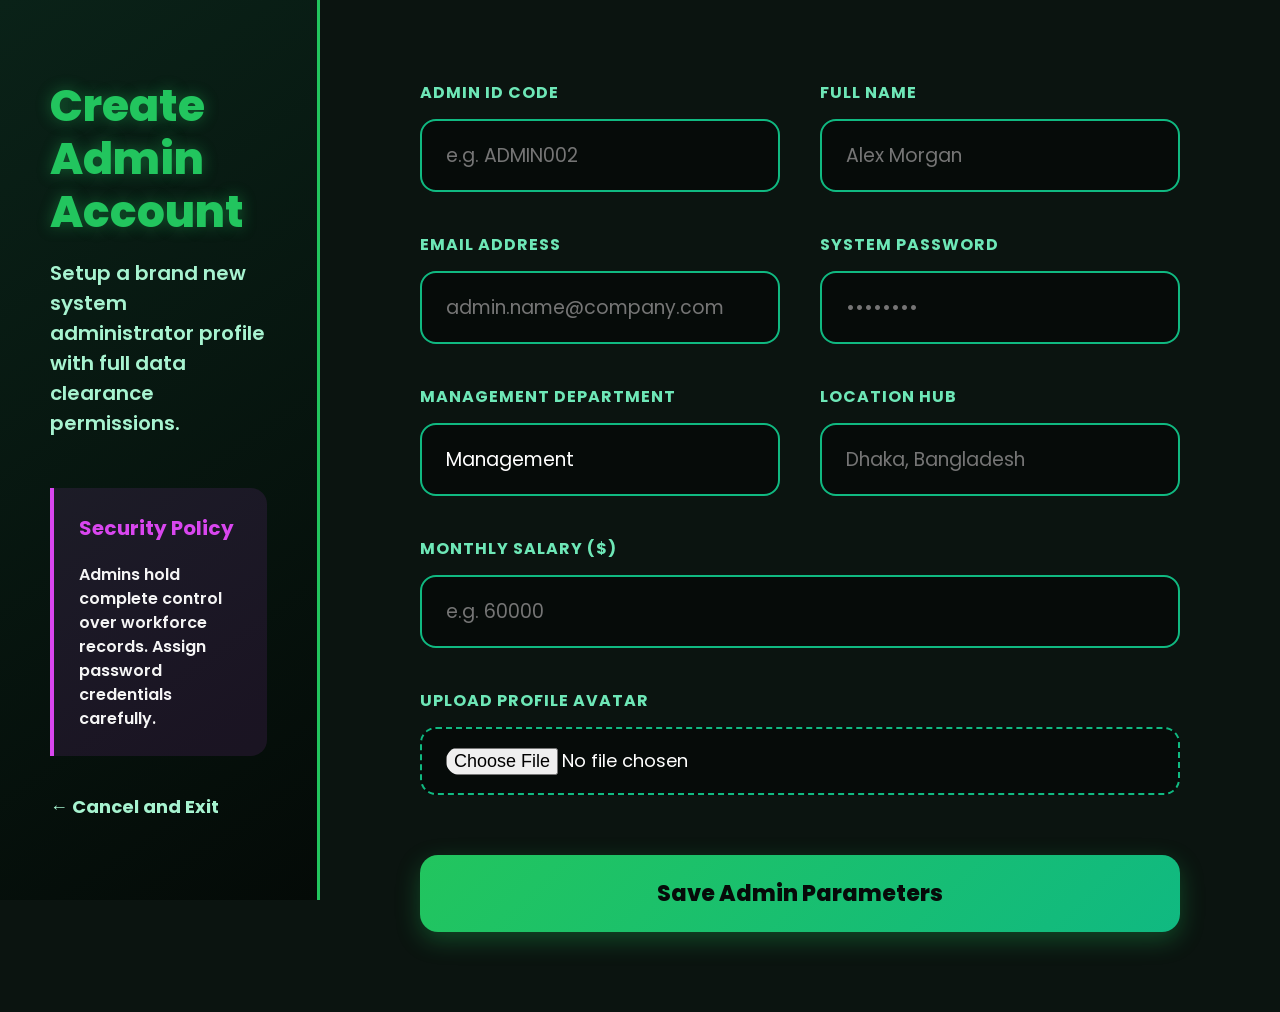
<file: templates/add_admin.html>
<!DOCTYPE html>
<html lang="en">
<head>
    <meta charset="UTF-8">
    <meta name="viewport" content="width=device-width, initial-scale=1.0">
    <title>Create Admin Account</title>
    <link href="https://fonts.googleapis.com/css2?family=Poppins:wght@400;600;700;800&display=swap" rel="stylesheet">
    <style>
        * { margin: 0; padding: 0; box-sizing: border-box; font-family: 'Poppins', sans-serif; }
        
        body { 
            background: #060b09; 
            min-height: 100vh; 
            width: 100vw;
            display: flex; 
            color: white; 
            overflow-x: hidden;
        }
        
        .workspace-wrapper { 
            display: flex; 
            width: 100%; 
            min-height: 100vh;
            background: #0b1410; 
        }

        .info-panel { 
            width: 25%; 
            background: linear-gradient(145deg, #0a2218, #040a07); 
            padding: 80px 50px; 
            display: flex; 
            flex-direction: column; 
            justify-content: space-between; 
            border-right: 3px solid #22c55e; 
            position: fixed;
            height: 100vh;
        }
        .info-panel-header h2 { font-size: 44px; font-weight: 800; color: #22c55e; line-height: 1.2; text-shadow: 0 0 15px rgba(34, 197, 94, 0.4); }
        .info-panel-header p { font-size: 20px; color: #a7f3d0; margin-top: 20px; font-weight: 600; }
        
        .brand-hint { background: rgba(217, 70, 239, 0.1); border-left: 4px solid #d946ef; padding: 25px; border-radius: 0 16px 16px 0; margin-top: 50px; }
        .brand-hint h4 { color: #d946ef; font-size: 20px; font-weight: 700; margin-bottom: 8px; }
        .brand-hint p { color: #f5f5f5; font-size: 16px; line-height: 1.5; }

        .grid-panel { 
            width: 75%; 
            margin-left: 25%; 
            padding: 80px 100px; 
            display: flex;
            flex-direction: column;
            justify-content: center;
        }
        
        form { width: 100%; }

        .input-matrix { 
            display: grid; 
            grid-template-columns: repeat(2, 1fr); 
            gap: 40px; 
            width: 100%;
        }
        
        .full-width-field { grid-column: span 2; }

        .matrix-field { display: flex; flex-direction: column; }
        .matrix-field label { font-size: 16px; font-weight: 700; color: #6ee7b7; margin-bottom: 14px; text-transform: uppercase; letter-spacing: 1px; }
        
        .matrix-field input, .matrix-field select { 
            width: 100%; 
            padding: 20px 24px; 
            border-radius: 16px; 
            border: 2px solid #10b981; 
            background: #060b09; 
            color: white; 
            font-size: 19px; 
            outline: none; 
            transition: 0.3s; 
        }
        .matrix-field input:focus, .matrix-field select:focus { border-color: #22c55e; box-shadow: 0 0 20px rgba(34, 197, 94, 0.4); }
        
        .file-upload-box { background: #060b09; border: 2px dashed #10b981; border-radius: 16px; padding: 18px 24px; display: flex; align-items: center; cursor: pointer; transition: 0.3s; }
        .file-upload-box:hover { border-color: #22c55e; background: rgba(34, 197, 94, 0.02); }
        .file-upload-box input[type="file"] { border: none; background: transparent; padding: 0; margin: 0; cursor: pointer; font-size: 18px; }

        .submit-container { margin-top: 60px; display: flex; align-items: center; width: 100%; }
        
        button { 
            width: 100%;
            padding: 22px; 
            background: linear-gradient(135deg, #22c55e, #10b981); 
            color: #060b09; 
            border: none; 
            border-radius: 18px; 
            font-size: 22px; 
            font-weight: 800; 
            cursor: pointer; 
            transition: 0.3s; 
            box-shadow: 0 8px 25px rgba(34, 197, 94, 0.3); 
        }
        button:hover { transform: translateY(-3px); color: white; box-shadow: 0 0 40px #22c55e; }
        
        .back-link { 
            color: #a7f3d0; 
            text-decoration: none; 
            font-size: 18px; 
            font-weight: 700; 
            white-space: nowrap;
            transition: 0.2s;
        }
        .back-link:hover { color: #22c55e; text-decoration: underline; }

        /* Responsive Breakpoint for Mobile and Tablet Viewports */
        @media (max-width: 992px) {
            .workspace-wrapper {
                flex-direction: column;
            }
            .info-panel {
                position: static;
                width: 100%;
                height: auto;
                padding: 40px 20px;
                border-right: none;
                border-bottom: 3px solid #22c55e;
                gap: 30px;
            }
            .info-panel-header h2 {
                font-size: 32px;
                text-align: center;
            }
            .info-panel-header p {
                font-size: 16px;
                text-align: center;
                margin-top: 12px;
            }
            .brand-hint {
                margin-top: 25px;
                padding: 20px;
                border-radius: 12px;
                border-left: none;
                border-top: 4px solid #d946ef;
                text-align: center;
            }
            .brand-hint h4 {
                font-size: 18px;
            }
            .brand-hint p {
                font-size: 14px;
            }
            .back-link {
                text-align: center;
                font-size: 16px;
                display: block;
                margin-top: 10px;
            }
            .grid-panel {
                width: 100%;
                margin-left: 0;
                padding: 40px 16px;
            }
            .input-matrix {
                grid-template-columns: 1fr;
                gap: 24px;
            }
            .full-width-field {
                grid-column: span 1;
            }
            .matrix-field label {
                font-size: 14px;
                margin-bottom: 8px;
            }
            .matrix-field input, .matrix-field select {
                padding: 14px 18px;
                font-size: 16px;
                border-radius: 12px;
            }
            .file-upload-box {
                padding: 14px 18px;
                border-radius: 12px;
            }
            .file-upload-box input[type="file"] {
                font-size: 15px;
                width: 100%;
            }
            .submit-container {
                margin-top: 35px;
            }
            button {
                padding: 16px;
                font-size: 18px;
                border-radius: 14px;
            }
        }
    </style>
</head>
<body>

    <div class="workspace-wrapper">
        
        <div class="info-panel">
            <div class="info-panel-header">
                <h2>Create Admin Account</h2>
                <p>Setup a brand new system administrator profile with full data clearance permissions.</p>
                
                <div class="brand-hint">
                    <h4>Security Policy</h4>
                    <p>Admins hold complete control over workforce records. Assign password credentials carefully.</p>
                </div>
            </div>
            
            <a href="/admin_dashboard" class="back-link">← Cancel and Exit</a>
        </div>

        <div class="grid-panel">
            <form action="/save_employee" method="POST" enctype="multipart/form-data">
                <input type="hidden" name="role" value="admin">
                
                <div class="input-matrix">
                    
                    <div class="matrix-field">
                        <label>Admin ID Code</label>
                        <input type="text" name="employee_id" placeholder="e.g. ADMIN002" required>
                    </div>

                    <div class="matrix-field">
                        <label>Full Name</label>
                        <input type="text" name="name" placeholder="Alex Morgan" required>
                    </div>

                    <div class="matrix-field">
                        <label>Email Address</label>
                        <input type="email" name="email" placeholder="admin.name@company.com" required>
                    </div>

                    <div class="matrix-field">
                        <label>System Password</label>
                        <input type="password" name="password" placeholder="••••••••" required>
                    </div>

                    <div class="matrix-field">
                        <label>Management Department</label>
                        <input type="text" name="department" value="Management" required>
                    </div>

                    <div class="matrix-field">
                        <label>Location Hub</label>
                        <input type="text" name="address" placeholder="Dhaka, Bangladesh" required>
                    </div>

                    <div class="matrix-field full-width-field">
                        <label>Monthly Salary ($)</label>
                        <input type="text" name="salary" placeholder="e.g. 60000" required>
                    </div>

                    <div class="matrix-field full-width-field">
                        <label>Upload Profile Avatar</label>
                        <div class="file-upload-box">
                            <input type="file" name="image">
                        </div>
                    </div>

                </div>

                <div class="submit-container">
                    <button type="submit">Save Admin Parameters</button>
                </div>

            </form>
        </div>

    </div>

</body>
</html>
</file>
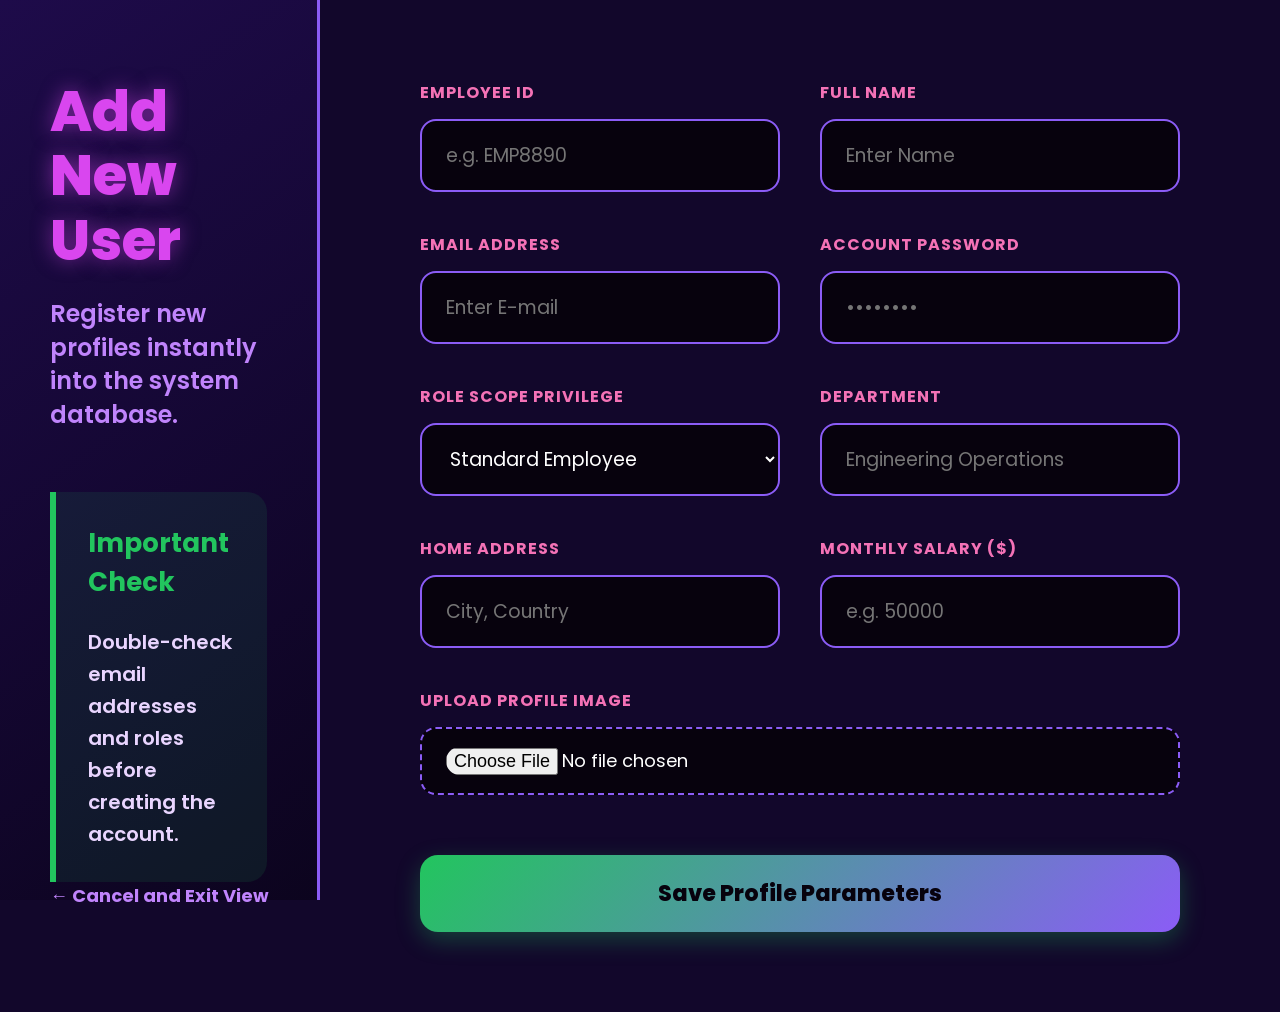
<file: templates/add_employee.html>
<!DOCTYPE html>
<html lang="en">
<head>
    <meta charset="UTF-8">
    <meta name="viewport" content="width=device-width, initial-scale=1.0">
    <title>Add New User</title>
    <link href="https://fonts.googleapis.com/css2?family=Poppins:wght@400;600;700;800&display=swap" rel="stylesheet">
    <style>
        * { margin: 0; padding: 0; box-sizing: border-box; font-family: 'Poppins', sans-serif; }
        
        body { 
            background: #07020d; 
            min-height: 100vh; 
            width: 100vw;
            display: flex; 
            color: white; 
            overflow-x: hidden;
        }
        
        .workspace-wrapper { 
            display: flex; 
            width: 100%; 
            min-height: 100vh;
            background: #12072b; 
        }

        .info-panel { 
            width: 25%; 
            background: linear-gradient(145deg, #1e0b4a, #0c041e); 
            padding: 80px 50px; 
            display: flex; 
            flex-direction: column; 
            justify-content: space-between; 
            border-right: 3px solid #8b5cf6; 
            position: fixed;
            height: 100vh;
        }
       .info-panel-header h2 { 
            font-size: 56px; 
            font-weight: 800; 
            color: #d946ef; 
            line-height: 1.15; 
            text-shadow: 0 0 20px rgba(217, 70, 239, 0.5); 
        }

        .info-panel-header p { 
            font-size: 24px; 
            color: #c084fc; 
            margin-top: 24px; 
            font-weight: 600; 
            line-height: 1.4;
        }

        .brand-hint { 
            background: rgba(34, 197, 94, 0.1); 
            border-left: 6px solid #22c55e; 
            padding: 32px; 
            border-radius: 0 20px 20px 0; 
            margin-top: 60px; 
        }

        .brand-hint h4 { 
            color: #22c55e; 
            font-size: 26px; 
            font-weight: 700; 
            margin-bottom: 12px; 
        }

        .brand-hint p { 
            color: #e9d5ff; 
            font-size: 20px; 
            line-height: 1.6; 
        }

        .grid-panel { 
            width: 75%; 
            margin-left: 25%; 
            padding: 80px 100px; 
            display: flex;
            flex-direction: column;
            justify-content: center;
        }
        
        form { width: 100%; }

        .input-matrix { 
            display: grid; 
            grid-template-columns: repeat(2, 1fr); 
            gap: 40px; 
            width: 100%;
        }
        
        .full-width-field { grid-column: span 2; }

        .matrix-field { display: flex; flex-direction: column; }
        .matrix-field label { font-size: 16px; font-weight: 700; color: #f472b6; margin-bottom: 14px; text-transform: uppercase; letter-spacing: 1px; }
        
        .matrix-field input, .matrix-field select { 
            width: 100%; 
            padding: 20px 24px; 
            border-radius: 16px; 
            border: 2px solid #8b5cf6; 
            background: #07020d; 
            color: white; 
            font-size: 19px; 
            outline: none; 
            transition: 0.3s; 
        }
        .matrix-field input:focus, .matrix-field select:focus { border-color: #22c55e; box-shadow: 0 0 20px rgba(34, 197, 94, 0.4); }
        
        .file-upload-box { background: #07020d; border: 2px dashed #8b5cf6; border-radius: 16px; padding: 18px 24px; display: flex; align-items: center; cursor: pointer; transition: 0.3s; }
        .file-upload-box:hover { border-color: #d946ef; background: rgba(217, 70, 239, 0.02); }
        .file-upload-box input[type="file"] { border: none; background: transparent; padding: 0; margin: 0; cursor: pointer; font-size: 18px; }

        .submit-container { margin-top: 60px; display: flex; align-items: center; width: 100%; }
        
        button { 
            width: 100%;
            padding: 22px; 
            background: linear-gradient(135deg, #22c55e, #8b5cf6); 
            color: #07020d; 
            border: none; 
            border-radius: 18px; 
            font-size: 22px; 
            font-weight: 800; 
            cursor: pointer; 
            transition: 0.3s; 
            box-shadow: 0 8px 25px rgba(34, 197, 94, 0.3); 
        }
        button:hover { transform: translateY(-3px); color: white; box-shadow: 0 0 40px #22c55e; }
        
        .back-link { 
            color: #c084fc; 
            text-decoration: none; 
            font-size: 18px; 
            font-weight: 700; 
            white-space: nowrap;
            transition: 0.2s;
        }
        .back-link:hover { color: #d946ef; text-decoration: underline; }

        /* Responsive Breakpoint for Mobile and Tablet Devices */
        @media (max-width: 992px) {
            .workspace-wrapper {
                flex-direction: column;
            }
            .info-panel {
                position: static;
                width: 100%;
                height: auto;
                padding: 40px 20px;
                border-right: none;
                border-bottom: 3px solid #8b5cf6;
                gap: 30px;
            }
            .info-panel-header h2 {
                font-size: 32px;
                text-align: center;
            }
            .info-panel-header p {
                font-size: 16px;
                text-align: center;
                margin-top: 12px;
            }
            .brand-hint {
                margin-top: 25px;
                padding: 20px;
                border-radius: 12px;
                border-left: none;
                border-top: 4px solid #22c55e;
                text-align: center;
            }
            .brand-hint h4 {
                font-size: 18px;
            }
            .brand-hint p {
                font-size: 14px;
            }
            .back-link {
                text-align: center;
                font-size: 16px;
                display: block;
                margin-top: 10px;
            }
            .grid-panel {
                width: 100%;
                margin-left: 0;
                padding: 40px 16px;
            }
            .input-matrix {
                grid-template-columns: 1fr;
                gap: 24px;
            }
            .matrix-field label {
                font-size: 14px;
                margin-bottom: 8px;
            }
            .matrix-field input, .matrix-field select {
                padding: 14px 18px;
                font-size: 16px;
                border-radius: 12px;
            }
            .file-upload-box {
                padding: 14px 18px;
                border-radius: 12px;
            }
            .file-upload-box input[type="file"] {
                font-size: 15px;
                width: 100%;
            }
            .submit-container {
                margin-top: 35px;
            }
            button {
                padding: 16px;
                font-size: 18px;
                border-radius: 14px;
            }
        }
    </style>
</head>
<body>

    <div class="workspace-wrapper">
        
        <div class="info-panel">
            <div class="info-panel-header">
                <h2>Add New User</h2>
                <p>Register new profiles instantly into the system database.</p>
                
                <div class="brand-hint">
                    <h4>Important Check</h4>
                    <p>Double-check email addresses and roles before creating the account.</p>
                </div>
            </div>
            
            <a href="/admin_dashboard" class="back-link">← Cancel and Exit View</a>
        </div>

        <div class="grid-panel">
            <form action="/save_employee" method="POST" enctype="multipart/form-data">
                
                <div class="input-matrix">
                    
                    <div class="matrix-field">
                        <label>Employee ID</label>
                        <input type="text" name="employee_id" placeholder="e.g. EMP8890" required>
                    </div>

                    <div class="matrix-field">
                        <label>Full Name</label>
                        <input type="text" name="name" placeholder="Enter Name" required>
                    </div>

                    <div class="matrix-field">
                        <label>Email Address</label>
                        <input type="email" name="email" placeholder="Enter E-mail" required>
                    </div>

                    <div class="matrix-field">
                        <label>Account Password</label>
                        <input type="password" name="password" placeholder="••••••••" required>
                    </div>

                    <div class="matrix-field">
                        <label>Role Scope Privilege</label>
                        <select name="role" required>
                            <option value="employee">Standard Employee</option>
                            <option value="admin">Administrator</option>
                        </select>
                    </div>

                    <div class="matrix-field">
                        <label>Department</label>
                        <input type="text" name="department" placeholder="Engineering Operations" required>
                    </div>

                    <div class="matrix-field">
                        <label>Home Address</label>
                        <input type="text" name="address" placeholder="City, Country" required>
                    </div>

                    <div class="matrix-field">
                        <label>Monthly Salary ($)</label>
                        <input type="text" name="salary" placeholder="e.g. 50000" required>
                    </div>

                    <div class="matrix-field full-width-field">
                        <label>Upload Profile Image</label>
                        <div class="file-upload-box">
                            <input type="file" name="image">
                        </div>
                    </div>

                </div>

                <div class="submit-container">
                    <button type="submit">Save Profile Parameters</button>
                </div>

            </form>
        </div>

    </div>

</body>
</html>
</file>
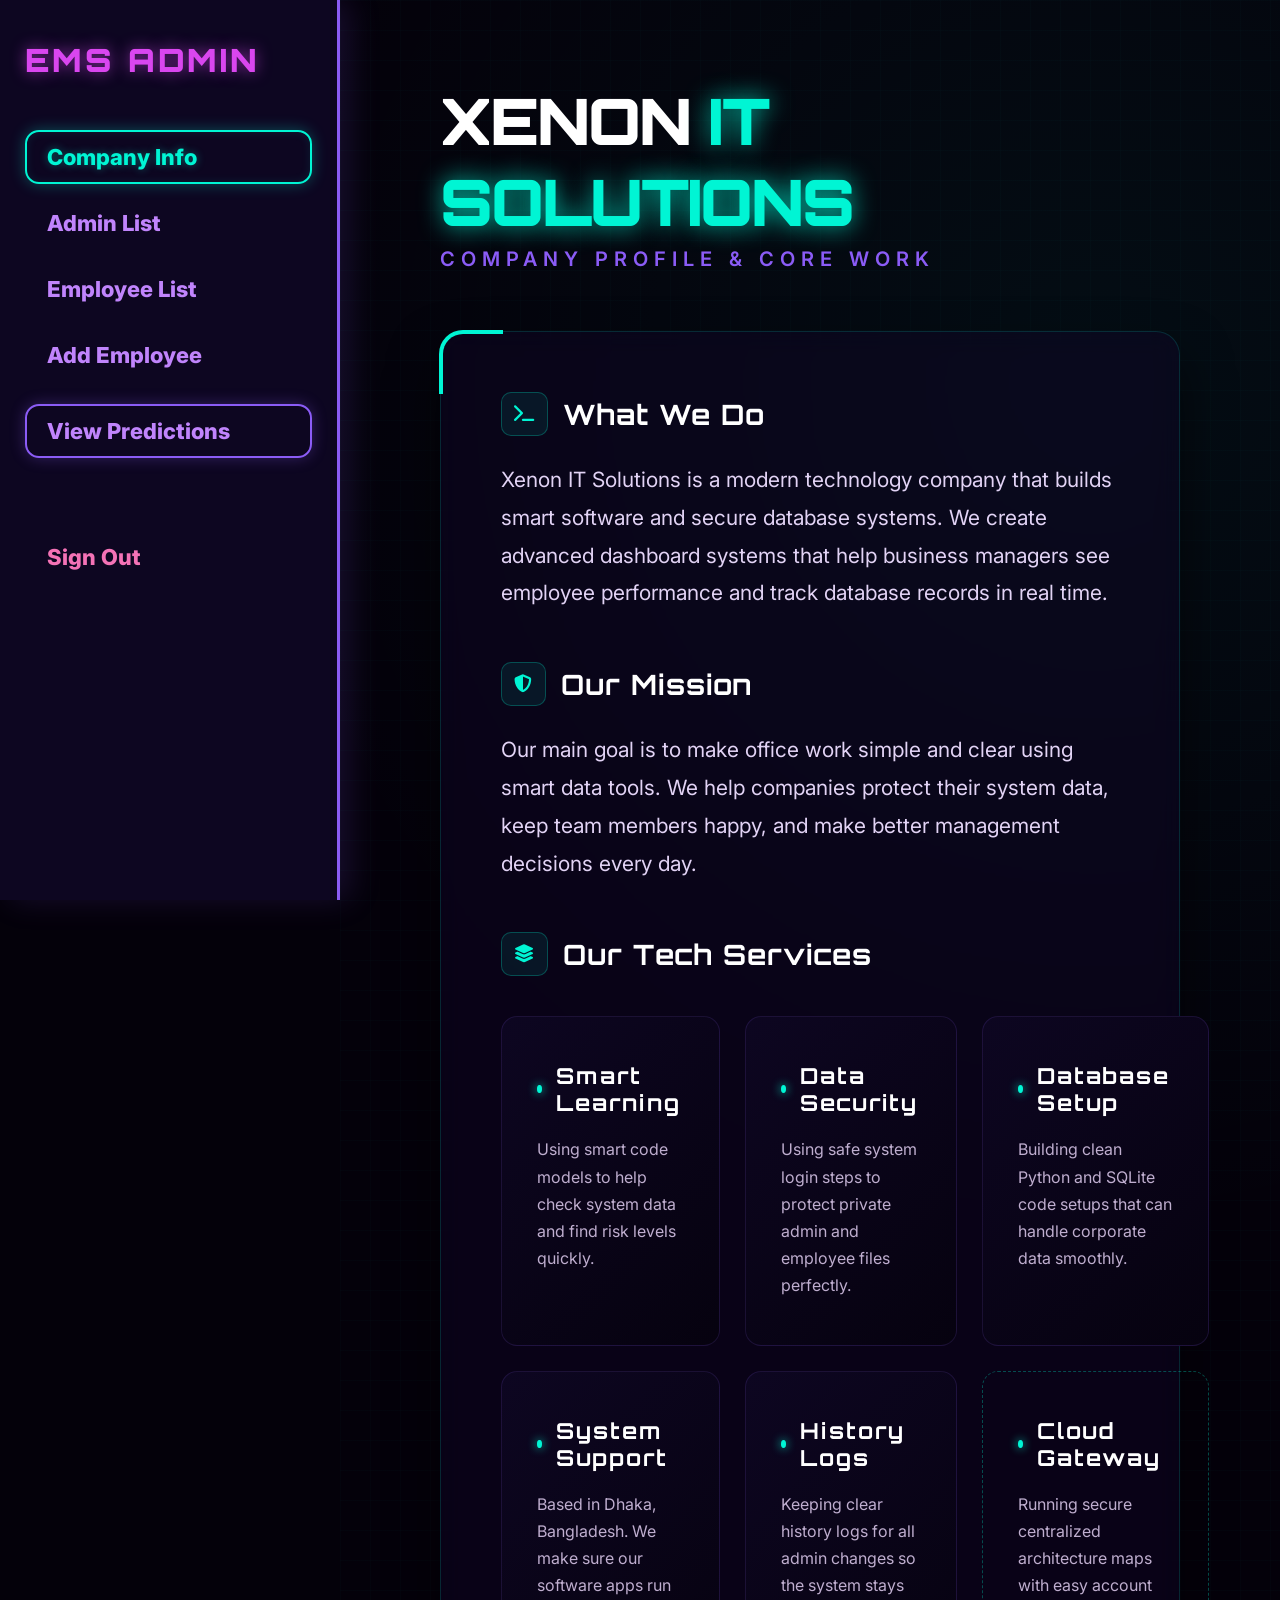
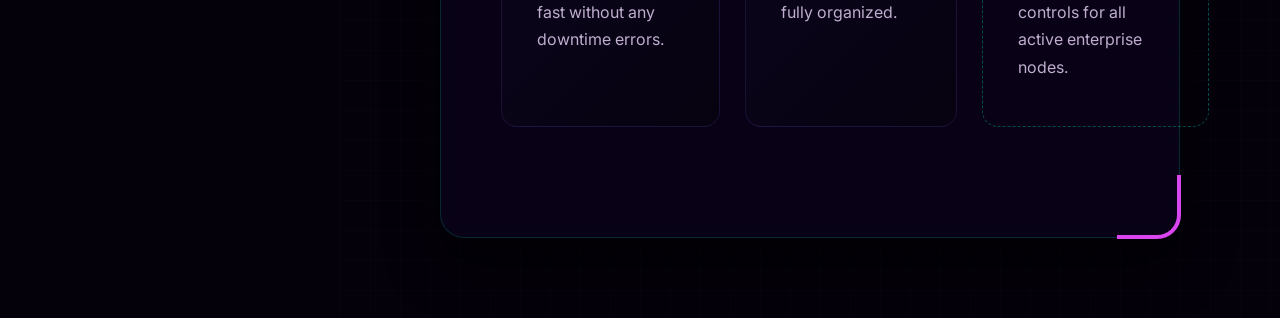
<file: templates/company.html>
<!DOCTYPE html>
<html lang="en">
<head>
    <meta charset="UTF-8">
    <meta name="viewport" content="width=device-width, initial-scale=1.0">
    <title>XENON IT | Company Profile</title>
    <link rel="preconnect" href="https://fonts.googleapis.com">
    <link rel="preconnect" href="https://fonts.gstatic.com" crossorigin>
    <link href="https://fonts.googleapis.com/css2?family=Orbitron:wght@400;700;900&family=Inter:wght@300;400;600;800&display=swap" rel="stylesheet">
    <link rel="stylesheet" href="https://cdnjs.cloudflare.com/ajax/libs/font-awesome/6.5.1/css/all.min.css">
    <style>
        * { margin: 0; padding: 0; box-sizing: border-box; }
        
        body { 
            background-color: #04010a; 
            display: flex; 
            color: #ffffff; 
            font-family: 'Inter', sans-serif;
            min-height: 100vh; 
            width: 100vw; 
            overflow-x: hidden; 
        }

        .sidebar { 
            width: 340px; 
            background: #0d0621; 
            padding: 40px 25px; 
            position: fixed; 
            height: 100vh; 
            border-right: 3px solid #8b5cf6; 
            z-index: 100;
            box-shadow: 10px 0 30px rgba(139, 92, 246, 0.15);
        }

        .sidebar h1 { 
            font-family: 'Orbitron', sans-serif;
            font-size: 32px; 
            font-weight: 900; 
            color: #d946ef; 
            margin-bottom: 50px; 
            letter-spacing: 3px;
            text-shadow: 0 0 15px rgba(217, 70, 239, 0.6);
            text-transform: uppercase;
        }

        .menu {
            display: flex;
            flex-direction: column;
            gap: 12px;
        }

        .menu a { 
            display: block; 
            padding: 12px 20px; 
            text-decoration: none; 
            color: #c084fc; 
            font-weight: 800; 
            font-size: 22px;   
            border-radius: 14px; 
            transition: 0.3s; 
            border: 2px solid transparent; 
            width: 100%;
            text-align: left;
            white-space: nowrap;
        }

        .menu a:hover {
            background: rgba(217, 70, 239, 0.05);
            color: #f472b6;
        }

        .menu a.active { 
            color: #00f5d4; 
            border: 2px solid #00f5d4; 
            box-shadow: 0 0 15px rgba(0, 245, 212, 0.3), inset 0 0 10px rgba(0, 245, 212, 0.1);
            text-shadow: 0 0 8px rgba(0, 245, 212, 0.4);
        }

        .menu .accent-link { 
            color: #c084fc; 
            border: 2px solid #8b5cf6; 
            box-shadow: 0 0 15px rgba(139, 92, 246, 0.3);
            margin-top: 10px;
        }

        .menu .sign-out {
            margin-top: 60px; 
            color: #f472b6; 
        }

        .main { 
            margin-left: 340px; 
            padding: 80px 100px; 
            width: calc(100% - 340px); 
            background-image: 
                linear-gradient(rgba(0, 245, 212, 0.015) 1px, transparent 1px),
                linear-gradient(90deg, rgba(0, 245, 212, 0.015) 1px, transparent 1px),
                radial-gradient(circle at 80% 20%, rgba(0, 245, 212, 0.05) 0%, transparent 50%);
            background-size: 30px 30px, 30px 30px, auto;
        }

        .topbar h1 { 
            font-family: 'Orbitron', sans-serif;
            font-size: 64px; 
            font-weight: 900; 
            color: #fff;
            text-transform: uppercase;
            letter-spacing: -2px;
        }

        .topbar h1 span { color: #00f5d4; text-shadow: 0 0 25px rgba(0, 245, 212, 0.8); }

        .topbar h3 { 
            color: #8b5cf6; 
            font-size: 20px; 
            margin-top: 5px; 
            margin-bottom: 60px; 
            text-transform: uppercase;
            letter-spacing: 6px;
            font-weight: 600;
        }

        .glass-container { 
            background: rgba(18, 7, 43, 0.4); 
            backdrop-filter: blur(12px); 
            -webkit-backdrop-filter: blur(12px);
            padding: 60px; 
            border-radius: 24px; 
            border: 1px solid rgba(0, 245, 212, 0.15);
            box-shadow: 0 25px 50px rgba(0,0,0,0.6);
            position: relative;
        }

        .glass-container::before {
            content: ""; position: absolute;
            top: -2px; left: -2px; width: 60px; height: 60px;
            border-top: 4px solid #00f5d4; border-left: 4px solid #00f5d4;
            border-radius: 24px 0 0 0;
        }
        .glass-container::after {
            content: ""; position: absolute;
            bottom: -2px; right: -2px; width: 60px; height: 60px;
            border-bottom: 4px solid #d946ef; border-right: 4px solid #d946ef;
            border-radius: 0 0 24px 0;
        }

        .section { margin-bottom: 50px; }
        
        .section h2 { 
            font-family: 'Orbitron', sans-serif;
            font-size: 28px; 
            color: #ffffff; 
            margin-bottom: 25px; 
            display: flex;
            align-items: center;
            gap: 15px;
            letter-spacing: 1px;
        }

        .section h2 i { 
            font-size: 18px; 
            color: #00f5d4; 
            background: rgba(0, 245, 212, 0.08);
            padding: 12px;
            border-radius: 10px;
            border: 1px solid rgba(0, 245, 212, 0.25);
        }

        .section p { 
            font-size: 21px; 
            color: #e2d3f5; 
            line-height: 1.8; 
            font-weight: 400;
            max-width: 950px;
        }

        .tech-grid { 
            display: grid; 
            grid-template-columns: repeat(3, 1fr); 
            gap: 25px; 
            margin-top: 40px; 
        }

        .tech-card { 
            background: linear-gradient(135deg, #0d0621 0%, #06020f 100%); 
            padding: 45px 35px; 
            border: 1px solid rgba(139, 92, 246, 0.15);
            border-radius: 16px;
            transition: all 0.4s ease;
        }

        .tech-card:hover { 
            border-color: #00f5d4;
            transform: translateY(-8px); 
            box-shadow: 0 15px 30px rgba(0, 245, 212, 0.15);
            background: linear-gradient(135deg, #091a24 0%, #0d0621 100%);
        }

        .tech-card h4 { 
            font-family: 'Orbitron', sans-serif;
            color: #ffffff; 
            font-size: 22px; 
            margin-bottom: 20px; 
            letter-spacing: 2px;
            display: flex;
            align-items: center;
        }

        .tech-card p { 
            font-size: 16px; 
            color: #bfaecf; 
            line-height: 1.7;  
            font-weight: 400;  
        }

        .status-dot {
            height: 8px; width: 8px; 
            background: #00f5d4;
            border-radius: 50%;
            display: inline-block;
            margin-right: 14px;
            box-shadow: 0 0 10px #00f5d4;
            transition: 0.3s;
        }
        
        .tech-card:hover .status-dot {
            background: #d946ef;
            box-shadow: 0 0 12px #d946ef;
        }

        /* Mobile Optimization and Home Screen Viewport Adaptations */
        @media (max-width: 992px) {
            body {
                flex-direction: column;
            }
            .sidebar {
                position: static;
                width: 100%;
                height: auto;
                padding: 30px 20px;
                border-right: none;
                border-bottom: 3px solid #8b5cf6;
                box-shadow: 0 10px 30px rgba(139, 92, 246, 0.15);
            }
            .sidebar h1 {
                text-align: center;
                margin-bottom: 25px;
                font-size: 26px;
            }
            .menu {
                flex-direction: row;
                justify-content: center;
                flex-wrap: wrap;
                gap: 10px;
            }
            .menu a {
                width: auto;
                padding: 8px 14px;
                font-size: 14px;
                border-radius: 10px;
            }
            .menu .accent-link, .menu .sign-out {
                margin-top: 0;
            }
            .main {
                margin-left: 0;
                width: 100%;
                padding: 40px 16px;
            }
            .topbar h1 {
                font-size: 32px;
                text-align: center;
                letter-spacing: 0;
            }
            .topbar h3 {
                font-size: 14px;
                text-align: center;
                letter-spacing: 2px;
                margin-bottom: 35px;
            }
            .glass-container {
                padding: 30px 16px;
                border-radius: 16px;
            }
            .glass-container::before, .glass-container::after {
                width: 30px;
                height: 30px;
            }
            .section {
                margin-bottom: 35px;
            }
            .section h2 {
                font-size: 20px;
                margin-bottom: 15px;
            }
            .section h2 i {
                padding: 8px;
                font-size: 14px;
            }
            .section p {
                font-size: 15px;
                line-height: 1.6;
            }
            .tech-grid {
                grid-template-columns: 1fr;
                gap: 15px;
                margin-top: 25px;
            }
            .tech-card {
                padding: 25px 20px;
                border-radius: 12px;
            }
            .tech-card h4 {
                font-size: 18px;
                margin-bottom: 12px;
            }
            .tech-card p {
                font-size: 14px;
                line-height: 1.5;
            }
        }
    </style>
</head>
<body>
    <div class="sidebar">
        <h1>EMS ADMIN</h1>
        <div class="menu">
            <a href="/company_info" class="active">Company Info</a>
            <a href="/admin_dashboard">Admin List</a>
            <a href="/admin_employees">Employee List</a>
            <a href="/add_employee">Add Employee</a>
            <a href="/dashboard" class="accent-link">View Predictions</a>
            <a href="/logout" class="sign-out">Sign Out</a>
        </div>
    </div>
    
    <div class="main">
        <div class="topbar">
            <h1>Xenon <span>IT Solutions</span></h1>
            <h3>Company Profile & Core Work</h3>
        </div>
        
        <div class="glass-container">
            <div class="section">
                <h2><i class="fa-solid fa-terminal"></i> What We Do</h2>
                <p>Xenon IT Solutions is a modern technology company that builds smart software and secure database systems. We create advanced dashboard systems that help business managers see employee performance and track database records in real time.</p>
            </div>
            
            <div class="section">
                <h2><i class="fa-solid fa-shield-halved"></i> Our Mission</h2>
                <p>Our main goal is to make office work simple and clear using smart data tools. We help companies protect their system data, keep team members happy, and make better management decisions every day.</p>
            </div>
            
            <div class="section">
                <h2><i class="fa-solid fa-layer-group"></i> Our Tech Services</h2>
                <div class="tech-grid">
                    <div class="tech-card">
                        <h4><span class="status-dot"></span>Smart Learning</h4>
                        <p>Using smart code models to help check system data and find risk levels quickly.</p>
                    </div>
                    <div class="tech-card">
                        <h4><span class="status-dot"></span>Data Security</h4>
                        <p>Using safe system login steps to protect private admin and employee files perfectly.</p>
                    </div>
                    <div class="tech-card">
                        <h4><span class="status-dot"></span>Database Setup</h4>
                        <p>Building clean Python and SQLite code setups that can handle corporate data smoothly.</p>
                    </div>
                    <div class="tech-card">
                        <h4><span class="status-dot"></span>System Support</h4>
                        <p>Based in Dhaka, Bangladesh. We make sure our software apps run fast without any downtime errors.</p>
                    </div>
                    <div class="tech-card">
                        <h4><span class="status-dot"></span>History Logs</h4>
                        <p>Keeping clear history logs for all admin changes so the system stays fully organized.</p>
                    </div>
                    <div class="tech-card" style="border-style: dashed; border-color: rgba(0, 245, 212, 0.3); background: transparent;">
                        <h4><span class="status-dot"></span>Cloud Gateway</h4>
                        <p>Running secure centralized architecture maps with easy account controls for all active enterprise nodes.</p>
                    </div>
                </div>
            </div>
        </div>
    </div>
</body>
</html>
</file>
